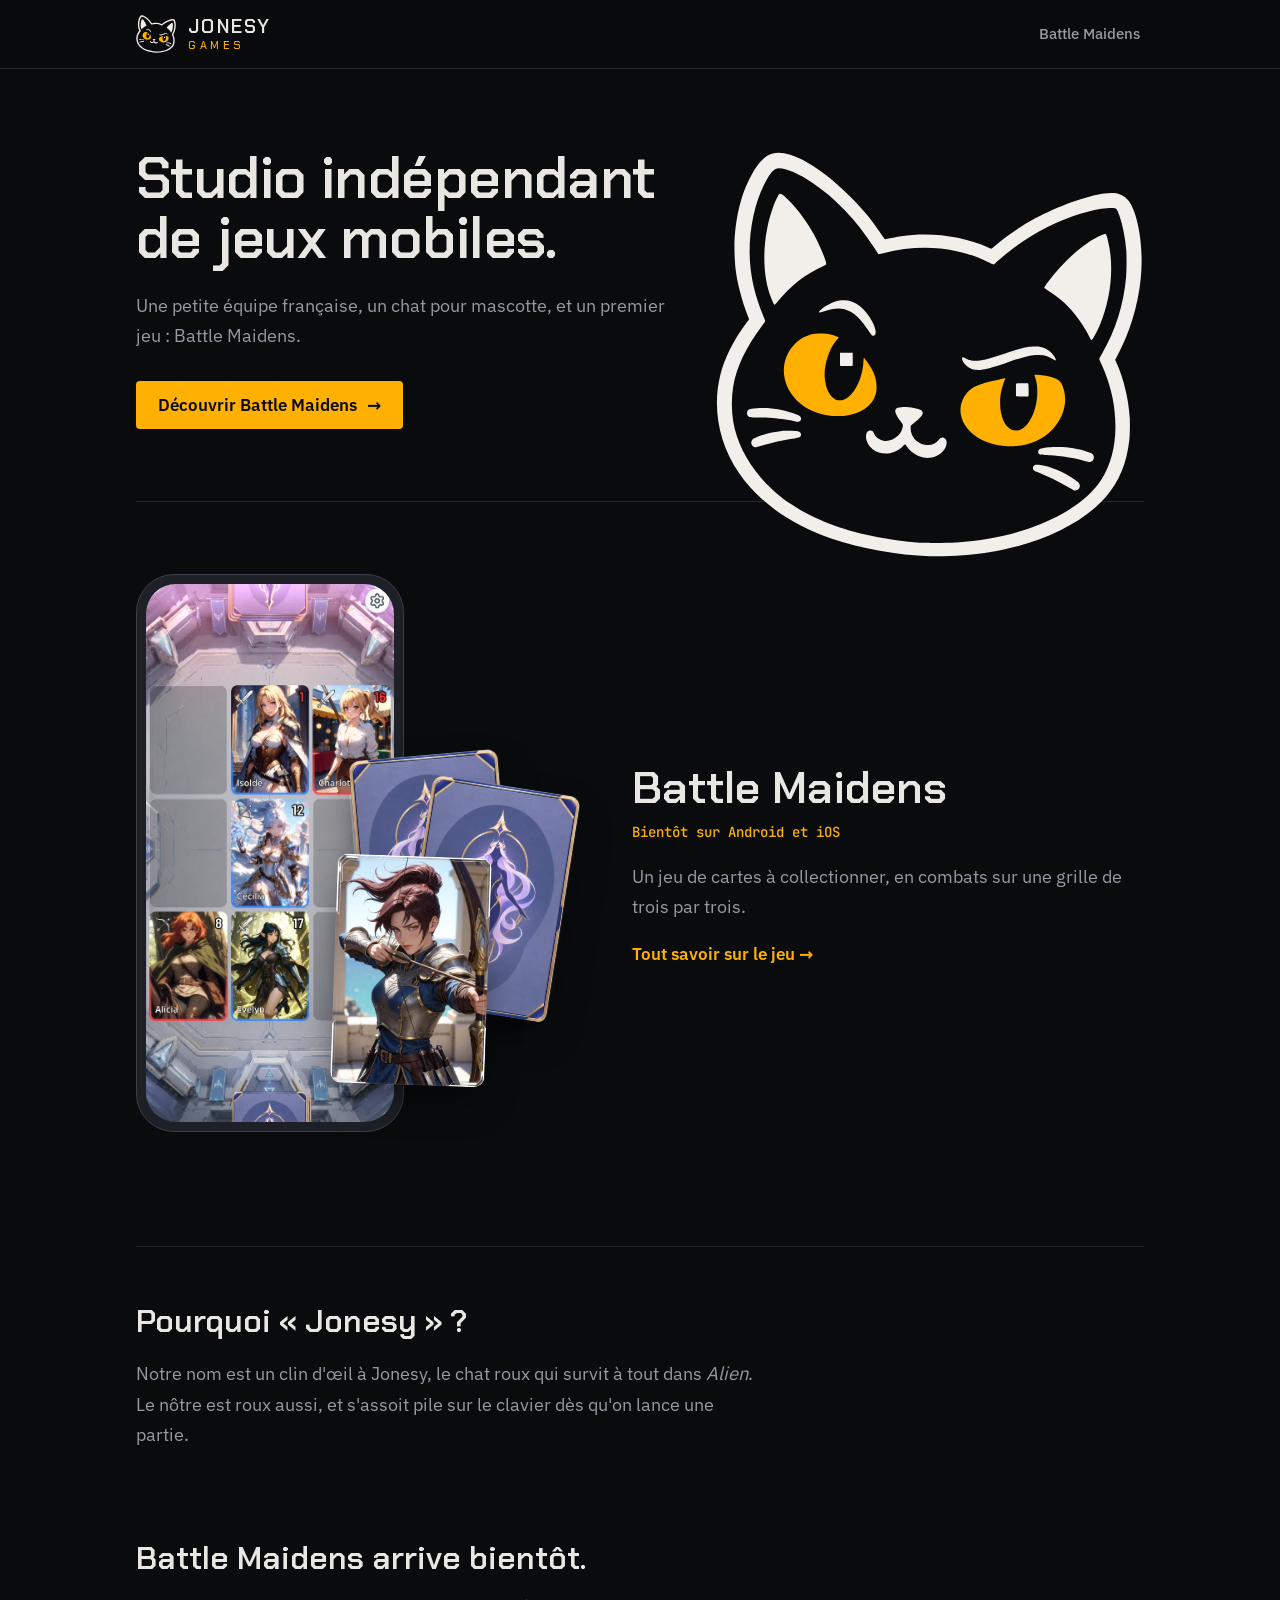
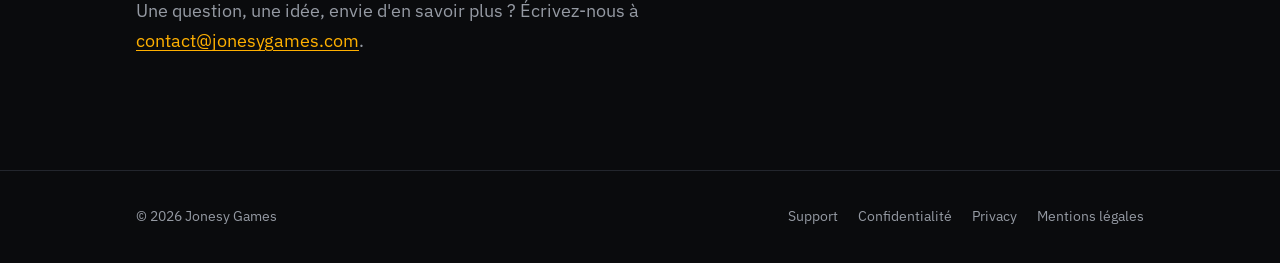
<file: index.html>
<!doctype html>
<html lang="fr">
<head>
  <meta charset="utf-8">
  <meta name="viewport" content="width=device-width, initial-scale=1">
  <title>Jonesy Games</title>
  <meta name="description" content="Jonesy Games, studio indépendant de jeux mobiles. Premier jeu : Battle Maidens, bientôt sur Android et iOS.">
  <meta name="theme-color" content="#0a0b0d">
  <link rel="icon" href="/favicon.ico" sizes="48x48">
  <link rel="apple-touch-icon" href="/apple-touch-icon.png">
  <meta property="og:title" content="Jonesy Games">
  <meta property="og:site_name" content="Jonesy Games">
  <meta property="og:type" content="website">
  <meta property="og:url" content="https://jonesygames.com/">
  <meta property="og:image" content="https://jonesygames.com/og-image.png">
  <meta property="og:locale" content="fr_FR">
  <link rel="icon" href="/favicon.svg" type="image/svg+xml">
  <link rel="stylesheet" href="/style.css">
</head>
<body>
  <header>
    <div class="wrap">
      <a class="brand" href="/" aria-label="Jonesy Games, accueil"><img src="/logo.svg" alt=""><span class="word">Jonesy<small>games</small></span></a>
      <nav>
        <a href="/battle-maidens/">Battle Maidens</a>
      </nav>
    </div>
  </header>

  <main class="wrap">
    <section class="hero">
      <div>
        <h1>Studio indépendant de jeux mobiles.</h1>
        <p class="lead">Une petite équipe française, un chat pour mascotte, et un premier jeu : Battle Maidens.</p>
        <a class="button" href="#battle-maidens">Découvrir Battle Maidens <span aria-hidden="true">→</span></a>
      </div>
      <svg class="hero-cat" xmlns="http://www.w3.org/2000/svg" viewBox="163 182 919 874" role="img" aria-label="Le chat, mascotte du studio">
        <path fill="#0A0B0D" d="M625.5 1047.7C579.6 1046.2 530.7 1039.7 481.2 1028.5C380.6 1005.7 304.2 965.7 247.6 906.2C214.0 871.0 188.1 823.9 178.2 779.9C164.7 719.8 170.9 667.8 198.2 611.8C207.8 592.1 219.8 572.6 233.6 554.3C241.4 544.0 241.3 544.5 237.5 535.0C224.3 501.7 214.4 463.8 211.0 433.8C208.7 412.6 208.0 383.1 209.4 367.0C212.3 335.0 216.6 312.0 224.6 285.6C232.2 260.3 246.7 230.9 259.7 214.2C264.5 208.2 274.1 199.2 278.9 196.4C292.1 188.6 303.8 187.9 324.0 194.0C368.6 207.5 435.3 259.6 486.3 320.8C496.2 332.7 513.5 356.3 522.2 369.8C525.3 374.5 525.8 375.0 528.5 375.0C529.7 375.0 531.5 374.8 532.5 374.5C539.9 372.3 567.2 367.7 580.5 366.3C635.9 360.6 697.4 370.3 747.9 392.7C755.6 396.2 756.9 396.0 762.2 391.4C786.1 370.2 818.6 347.8 851.2 330.0C908.9 298.6 988.0 272.9 1017.3 276.0C1027.5 277.1 1035.0 280.6 1042.6 287.9C1049.5 294.6 1054.7 304.1 1059.8 319.2C1072.5 357.5 1077.3 409.1 1072.5 455.0C1066.2 514.2 1049.4 569.6 1022.3 619.7C1016.9 629.9 1016.9 629.9 1021.0 638.9C1039.4 679.4 1050.3 732.9 1049.3 777.7C1048.1 834.7 1030.8 883.1 997.8 921.3C949.1 977.9 854.3 1022.8 748.8 1039.2C708.3 1045.5 660.5 1048.8 625.5 1047.7Z"/>
        <path fill="#F2EFEA" fill-rule="evenodd" d="M623.5 1049.7C555.4 1047.5 476.8 1033.5 414.8 1012.5C328.5 983.3 258.2 933.5 216.4 872.0C173.5 808.9 159.1 733.8 176.3 663.0C184.7 628.5 205.2 587.3 231.3 552.8C234.6 548.4 237.5 544.5 237.7 544.1C237.9 543.7 237.0 540.9 235.5 537.1C222.3 503.7 212.4 465.8 209.0 435.8C206.7 414.4 205.9 381.5 207.4 365.0C210.3 332.8 214.6 310.0 222.6 283.6C230.2 258.3 244.7 228.9 257.7 212.2C262.5 206.2 272.1 197.2 276.9 194.4C290.5 186.3 304.8 185.6 326.0 192.0C370.6 205.5 437.3 257.6 488.3 318.8C498.3 330.8 515.7 354.6 524.4 368.1C527.7 373.1 527.8 373.2 531.3 372.3C536.5 371.0 554.5 367.5 563.0 366.3C625.9 356.9 693.8 365.8 749.9 390.7C752.7 392.0 755.3 393.0 755.5 393.0C755.8 393.0 757.9 391.4 760.2 389.4C784.1 368.2 816.6 345.8 849.2 328.0C895.8 302.6 959.6 279.6 996.6 274.8C1020.4 271.7 1032.8 274.6 1044.6 285.9C1051.5 292.6 1056.7 302.1 1061.8 317.2C1074.6 355.9 1079.5 409.5 1074.5 457.0C1068.2 516.8 1051.4 571.4 1023.5 623.4L1019.9 630.0L1023.4 637.9C1038.5 671.9 1048.3 712.8 1051.0 753.4C1051.8 764.2 1051.4 790.6 1050.3 800.2C1044.7 850.7 1028.7 889.8 999.8 923.3C951.1 979.9 856.3 1024.8 750.8 1041.2C709.4 1047.6 661.0 1050.9 623.5 1049.7ZM681.8 1020.3C736.8 1016.4 791.4 1005.8 835.8 990.4C909.4 964.7 964.2 927.7 990.9 885.4C1019.3 840.5 1027.5 779.6 1014.4 712.0C1009.7 687.5 999.7 657.8 987.8 633.0C986.8 631.0 986.0 628.8 986.0 628.3C986.0 627.7 988.7 622.5 992.0 616.8C1021.1 566.2 1038.0 512.3 1043.3 453.4C1044.4 441.3 1044.6 406.5 1043.6 395.8C1041.0 367.1 1035.9 342.0 1028.7 321.5C1024.9 310.8 1023.3 307.9 1020.8 307.1C1013.1 304.4 989.0 306.9 965.4 312.8C917.3 324.8 868.5 346.8 824.2 376.2C816.7 381.2 815.3 382.2 803.0 391.3C790.9 400.3 767.7 419.7 762.8 424.9C762.0 425.8 760.8 426.5 760.2 426.5C759.6 426.5 755.8 424.8 751.7 422.8C727.8 410.9 703.8 402.5 679.2 397.5C629.1 387.3 577.2 389.0 524.5 402.5C520.3 403.6 516.1 404.5 515.4 404.5C513.8 404.5 514.3 405.3 503.8 388.8C467.3 331.8 422.8 285.1 373.0 251.7C338.9 228.8 306.8 216.8 294.4 222.4C290.0 224.3 283.7 231.7 277.4 242.1C249.9 287.6 235.2 358.6 240.0 422.8C242.7 459.5 251.6 495.5 267.5 534.5C269.5 539.3 271.4 544.3 271.9 545.6C272.8 548.4 273.7 546.8 263.4 560.4C231.5 602.6 211.0 646.3 204.2 686.2C200.1 711.0 200.0 737.0 204.0 761.2C211.0 803.6 231.4 845.0 263.7 882.5C274.9 895.5 289.9 910.0 302.8 920.3C313.2 928.6 316.2 930.8 324.0 936.1C352.5 955.5 381.5 970.0 419.6 984.0C473.4 1003.7 552.3 1018.7 614.5 1021.2C625.0 1021.6 671.9 1021.0 681.8 1020.3ZM930.0 908.1C928.5 907.3 922.4 903.9 916.5 900.5C898.4 890.1 872.5 877.6 852.1 869.5C846.8 867.4 845.3 866.1 844.5 863.2C843.5 858.9 845.7 855.0 849.8 854.2C850.7 854.0 853.8 854.2 856.6 854.5C880.6 857.2 913.1 871.0 935.9 888.0C942.0 892.5 943.2 893.9 944.1 897.2C946.3 905.4 937.6 912.1 930.0 908.1ZM954.8 846.2C928.8 839.5 914.8 837.1 883.5 834.2C881.8 834.0 875.8 833.7 870.3 833.5C859.2 833.2 857.7 832.8 856.3 830.0C854.3 826.2 855.9 821.9 859.9 820.3C862.2 819.4 871.0 817.8 878.8 816.9C885.7 816.1 909.0 816.1 915.8 816.9C924.2 818.0 937.9 820.4 944.2 822.0C950.8 823.6 966.2 828.6 969.0 830.0C976.9 834.0 975.9 845.7 967.6 848.0C964.9 848.7 964.1 848.6 954.8 846.2ZM614.0 839.5C599.4 837.9 583.8 828.3 575.0 815.5C573.4 813.1 571.7 810.9 571.5 810.7C571.2 810.6 569.0 812.3 566.5 814.6C547.4 832.8 520.9 835.5 501.9 821.0C491.6 813.2 485.6 799.2 488.2 789.0C489.6 783.6 492.4 781.0 497.0 781.0C501.3 781.0 503.4 782.9 505.5 788.8C507.8 794.9 516.7 801.5 524.9 803.0C538.3 805.6 556.4 796.1 562.8 783.2C564.6 779.6 566.5 772.9 566.5 770.3C566.5 769.0 565.3 767.0 561.5 761.6C550.0 745.4 547.7 738.3 552.5 734.3C554.4 732.7 556.5 732.1 563.1 731.5C575.4 730.2 598.4 733.7 605.4 738.0C609.1 740.3 609.9 744.1 607.5 748.2C605.7 751.5 595.8 761.1 588.9 766.4C585.9 768.8 583.5 771.0 583.3 771.6C583.2 772.2 583.0 774.6 583.0 776.8C583.0 793.3 595.5 808.0 612.6 811.5C625.3 814.2 636.0 810.5 643.3 801.1C647.2 796.2 650.4 795.0 654.5 797.1C662.9 801.4 661.4 815.2 651.4 826.2C642.5 836.0 628.2 841.0 614.0 839.5ZM248.8 816.3C242.0 813.8 240.4 805.0 245.9 799.8C247.5 798.3 257.3 793.9 264.5 791.4C276.9 787.2 295.1 783.2 307.8 782.0C315.0 781.3 331.7 781.4 338.1 782.1C344.5 782.7 346.5 783.7 347.9 786.6C349.2 789.2 349.3 790.4 348.3 792.6C346.8 796.1 346.0 796.4 335.1 798.0C311.4 801.4 289.4 806.1 273.8 811.0C263.6 814.2 253.4 817.0 252.2 817.0C251.4 817.0 249.9 816.6 248.8 816.3ZM334.8 761.2C320.2 758.1 297.5 755.0 281.6 754.0C277.3 753.7 266.4 753.5 257.5 753.5C239.1 753.4 238.1 753.3 235.3 749.9C232.2 746.0 233.2 739.0 237.3 736.5C239.4 735.1 244.7 734.2 254.1 733.5C282.8 731.4 314.8 736.6 341.0 747.7C348.1 750.7 350.6 754.5 348.3 759.0C346.3 762.8 343.9 763.2 334.8 761.2ZM808.3 708.2C808.1 708.0 808.0 701.8 808.0 694.5L808.0 681.1L809.9 680.8C812.5 680.4 833.6 680.4 834.3 680.9C835.0 681.3 835.5 706.8 834.8 707.9C834.4 708.6 809.0 708.8 808.3 708.2ZM721.7 651.5C715.2 650.6 709.4 648.2 704.2 644.4C696.0 638.3 690.0 626.5 694.2 624.8C694.6 624.7 697.5 625.8 700.6 627.2C708.9 631.2 713.2 632.2 721.8 632.2C733.9 632.1 747.2 628.9 781.8 617.5C821.6 604.4 832.4 601.8 848.5 601.8C859.2 601.8 862.7 602.5 870.8 606.2C878.9 610.1 888.0 618.7 891.8 626.3C894.7 632.1 893.5 632.9 887.5 629.1C877.3 622.5 869.6 620.1 857.5 619.7C842.0 619.1 827.5 622.5 791.0 635.3C753.3 648.5 733.5 653.2 721.7 651.5ZM432.6 642.8C432.2 642.3 432.0 638.2 432.1 628.7L432.2 615.2L445.8 615.2L459.2 615.2L459.4 628.7C459.5 638.2 459.3 642.3 458.9 642.8C458.5 643.4 455.8 643.5 445.8 643.5C435.7 643.5 433.0 643.4 432.6 642.8ZM968.1 587.4C967.8 587.0 966.9 585.3 966.1 583.5C961.5 573.3 949.9 554.0 941.5 542.8C922.2 516.7 902.1 498.2 875.4 481.7C871.0 478.9 868.5 477.1 868.5 476.5C868.5 475.5 870.3 472.6 876.0 464.7C899.5 432.4 931.5 400.6 959.5 381.7C975.5 370.9 994.7 361.1 998.9 361.6C1000.6 361.8 1001.7 364.4 1004.2 374.0C1018.1 428.0 1011.7 497.0 987.3 555.7C981.2 570.3 971.4 588.0 969.3 588.0C968.9 588.0 968.4 587.7 968.1 587.4ZM501.0 578.1C499.7 577.5 497.7 575.0 492.7 567.5C482.5 552.6 478.3 547.3 471.3 540.2C463.9 532.8 459.4 529.6 451.4 525.7C436.1 518.4 420.8 518.7 396.9 526.9C389.1 529.5 388.4 529.7 387.7 528.9C386.7 527.9 387.3 527.0 391.4 523.4C401.9 514.0 417.3 506.4 430.8 503.7C457.9 498.3 484.5 515.7 501.7 550.0C509.0 564.4 510.5 575.7 505.5 578.2C503.7 579.2 503.1 579.2 501.0 578.1ZM290.8 510.7C288.9 507.6 287.7 505.0 285.1 498.4C269.2 458.5 266.0 401.6 276.8 348.5C282.0 322.6 291.0 295.8 299.6 280.3C301.9 276.1 302.6 275.5 304.8 275.5C309.8 275.5 329.7 295.3 346.3 316.5C368.1 344.5 386.2 377.3 398.5 410.8C401.2 418.2 403.2 425.0 402.9 426.3C402.8 426.8 400.2 428.2 395.8 430.2C357.8 447.3 326.1 472.1 298.2 506.7C295.7 509.8 293.4 512.3 292.9 512.4C292.4 512.5 291.6 511.9 290.8 510.7Z"/>
        <path fill="#FFB000" fill-rule="evenodd" d="M783.2 814.5C748.9 810.9 719.6 796.7 703.9 776.2C695.9 765.6 692.3 757.7 690.2 746.2C687.5 731.3 692.3 714.1 702.5 701.9C715.0 686.9 727.9 681.5 776.9 671.0C782.0 669.9 784.7 669.5 785.0 669.8C785.4 670.2 784.9 671.6 783.8 674.0C780.3 681.6 776.4 696.4 774.9 707.0C773.8 715.1 774.1 732.6 775.4 739.5C778.8 757.0 783.3 766.9 791.3 774.5C797.1 780.0 800.2 781.2 807.5 781.2C813.1 781.2 813.3 781.2 817.2 779.4C825.4 775.5 830.4 770.8 836.6 761.5C847.5 745.1 853.6 722.4 853.6 699.0C853.6 685.3 852.4 677.7 848.7 667.1C846.8 661.9 846.9 661.9 853.6 662.2C878.9 663.7 899.2 670.5 904.3 679.3C906.5 683.1 909.8 691.6 910.9 696.3C917.8 725.4 907.6 757.3 884.0 781.0C865.6 799.6 837.4 812.0 807.8 814.5C800.8 815.1 789.0 815.1 783.2 814.5ZM415.3 750.0C386.2 747.6 358.7 735.5 340.0 717.0C305.0 682.2 302.7 630.9 334.7 597.6C346.9 584.9 360.8 577.5 377.8 574.7C383.8 573.7 398.0 573.5 403.5 574.5C414.0 576.2 428.7 580.7 429.3 582.3C429.5 582.7 427.9 584.8 425.9 587.0C409.3 605.2 397.3 642.0 399.5 668.1C401.4 692.0 409.7 708.6 422.5 714.7C426.7 716.7 433.6 717.1 438.3 715.8C460.8 709.3 480.4 672.3 482.3 632.6C482.5 629.0 482.8 626.0 483.0 626.0C484.0 626.0 493.9 639.6 497.8 646.3C506.7 661.7 510.1 673.3 510.2 687.8C510.3 698.4 508.9 704.6 504.7 713.1C491.9 738.7 456.5 753.3 415.3 750.0Z"/>
        <ellipse class="lid" cx="411" cy="662" rx="114" ry="101" fill="#0A0B0D"/>
        <ellipse class="lid" cx="805" cy="733" rx="131" ry="94" fill="#0A0B0D"/>
      </svg>
    </section>

    <section class="game" id="battle-maidens">
      <div class="showcase">
        <div class="phone"><img src="/img/battle-maidens-combat.webp" width="595" height="1288" alt="Écran de combat de Battle Maidens : des cartes de personnages placées sur une grille de trois par trois." loading="lazy"></div>
        <img class="card c1" src="/img/card-back.webp" width="392" height="584" alt="" loading="lazy">
        <img class="card c2" src="/img/card-back.webp" width="392" height="584" alt="" loading="lazy">
        <img class="card c3" src="/img/card-tessa.webp" width="392" height="584" alt="Carte de Tessa, archère en armure." loading="lazy">
      </div>
      <div>
        <h2>Battle Maidens</h2>
        <p class="status">Bientôt sur Android et iOS</p>
        <p class="lead">Un jeu de cartes à collectionner, en combats sur une grille de trois par trois.</p>
        <p><a class="more" href="/battle-maidens/">Tout savoir sur le jeu <span aria-hidden="true">→</span></a></p>
      </div>
    </section>

    <section class="about">
      <h2>Pourquoi « Jonesy » ?</h2>
      <p class="lead">Notre nom est un clin d'œil à Jonesy, le chat roux qui survit à tout dans <i>Alien</i>. Le nôtre est roux aussi, et s'assoit pile sur le clavier dès qu'on lance une partie.</p>
    </section>

    <section class="closing">
      <h2>Battle Maidens arrive bientôt.</h2>
      <p class="lead">Une question, une idée, envie d'en savoir plus ? Écrivez-nous à <a href="mailto:contact@jonesygames.com">contact@jonesygames.com</a>.</p>
    </section>
  </main>

  <footer>
    <div class="wrap">
      <span>© 2026 Jonesy Games</span>
      <nav aria-label="Liens utiles">
        <a href="/support/">Support</a>
        <a href="/privacy/">Confidentialité</a>
        <a href="/en/privacy/" lang="en">Privacy</a>
        <a href="/mentions-legales/">Mentions légales</a>
      </nav>
    </div>
  </footer>
</body>
</html>
</file>
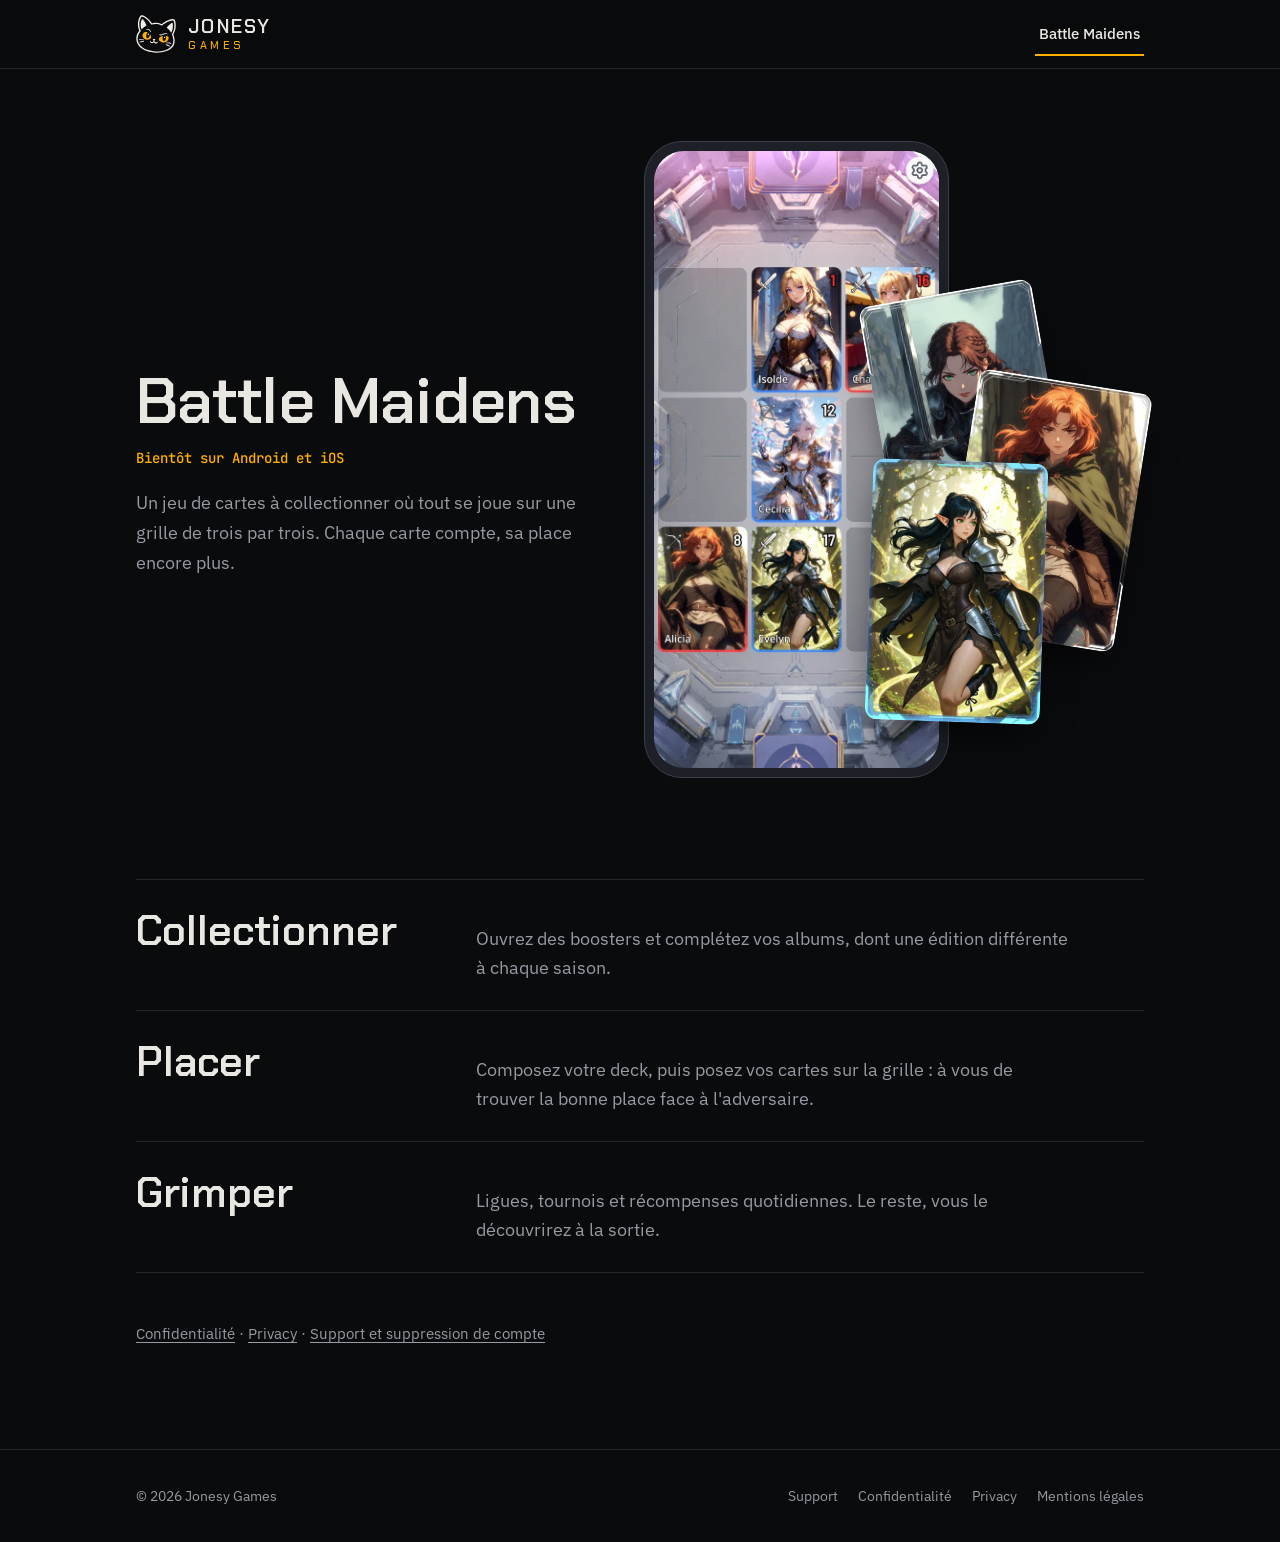
<file: battle-maidens/index.html>
<!doctype html>
<html lang="fr">
<head>
  <meta charset="utf-8">
  <meta name="viewport" content="width=device-width, initial-scale=1">
  <title>Battle Maidens</title>
  <meta name="description" content="Battle Maidens, jeu de cartes à collectionner par Jonesy Games.">
  <meta name="theme-color" content="#0a0b0d">
  <link rel="icon" href="/favicon.ico" sizes="48x48">
  <link rel="apple-touch-icon" href="/apple-touch-icon.png">
  <meta property="og:title" content="Battle Maidens">
  <meta property="og:site_name" content="Jonesy Games">
  <meta property="og:type" content="website">
  <meta property="og:url" content="https://jonesygames.com/battle-maidens/">
  <meta property="og:image" content="https://jonesygames.com/og-battle-maidens.png">
  <meta property="og:locale" content="fr_FR">
  <link rel="icon" href="/favicon.svg" type="image/svg+xml">
  <link rel="stylesheet" href="/style.css">
</head>
<body>
  <header>
    <div class="wrap">
      <a class="brand" href="/" aria-label="Jonesy Games, accueil"><img src="/logo.svg" alt=""><span class="word">Jonesy<small>games</small></span></a>
      <nav>
        <a href="/battle-maidens/" aria-current="page">Battle Maidens</a>
      </nav>
    </div>
  </header>

  <main class="wrap">
    <section class="game game-page">
      <div>
        <h1>Battle Maidens</h1>
        <p class="status">Bientôt sur Android et iOS</p>
        <p class="lead">Un jeu de cartes à collectionner où tout se joue sur une grille de trois par trois. Chaque carte compte, sa place encore plus.</p>
      </div>
      <div class="showcase large">
        <div class="phone"><img src="/img/battle-maidens-combat.webp" width="595" height="1288" alt="Écran de combat de Battle Maidens : des cartes de personnages placées sur une grille de trois par trois."></div>
        <img class="card c1" src="/img/card-enora.webp" width="392" height="584" alt="Carte d'Enora, guerrière en armure.">
        <img class="card c2" src="/img/card-alicia.webp" width="392" height="584" alt="Carte d'Alicia, archère en cape.">
        <img class="card c3" src="/img/card-evelyn.webp" width="392" height="584" alt="Carte d'Evelyn, guerrière elfe, rareté rare.">
      </div>
    </section>

    <section class="rows" aria-label="Le jeu en bref">
      <div class="row">
        <h2>Collectionner</h2>
        <p>Ouvrez des boosters et complétez vos albums, dont une édition différente à chaque saison.</p>
      </div>
      <div class="row">
        <h2>Placer</h2>
        <p>Composez votre deck, puis posez vos cartes sur la grille : à vous de trouver la bonne place face à l'adversaire.</p>
      </div>
      <div class="row">
        <h2>Grimper</h2>
        <p>Ligues, tournois et récompenses quotidiennes. Le reste, vous le découvrirez à la sortie.</p>
      </div>
    </section>

    <p class="legal-line"><a href="/privacy/">Confidentialité</a> · <a href="/en/privacy/" lang="en">Privacy</a> · <a href="/support/">Support et suppression de compte</a></p>
  </main>

  <footer>
    <div class="wrap">
      <span>© 2026 Jonesy Games</span>
      <nav aria-label="Liens utiles">
        <a href="/support/">Support</a>
        <a href="/privacy/">Confidentialité</a>
        <a href="/en/privacy/" lang="en">Privacy</a>
        <a href="/mentions-legales/">Mentions légales</a>
      </nav>
    </div>
  </footer>
</body>
</html>
</file>
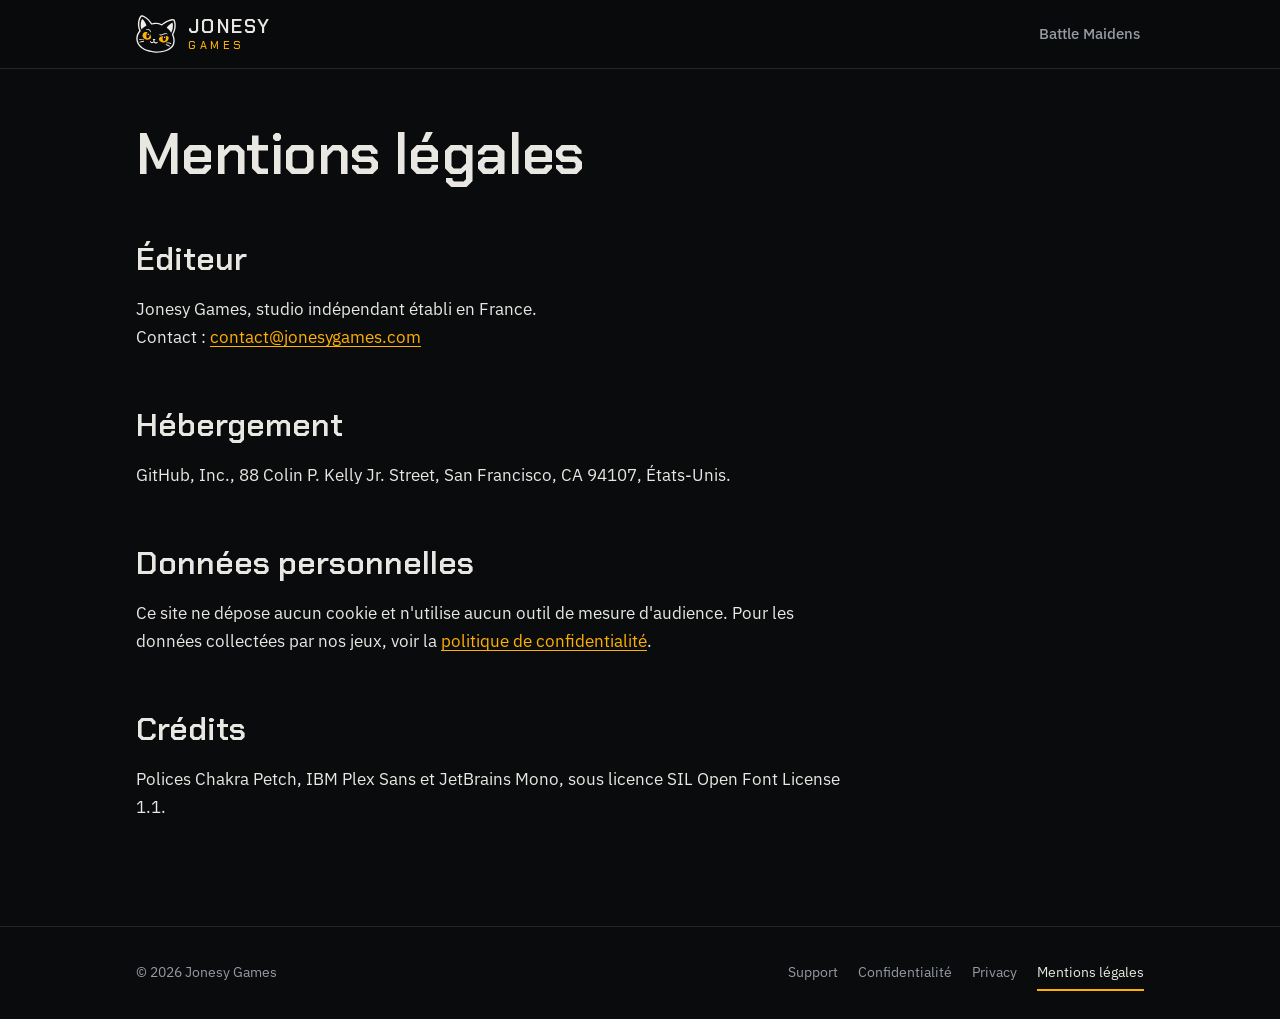
<file: mentions-legales/index.html>
<!doctype html>
<html lang="fr">
<head>
  <meta charset="utf-8">
  <meta name="viewport" content="width=device-width, initial-scale=1">
  <title>Mentions légales</title>
  <meta name="description" content="Mentions légales du site jonesygames.com.">
  <meta name="theme-color" content="#0a0b0d">
  <link rel="icon" href="/favicon.ico" sizes="48x48">
  <link rel="apple-touch-icon" href="/apple-touch-icon.png">
  <meta property="og:title" content="Mentions légales">
  <meta property="og:site_name" content="Jonesy Games">
  <meta property="og:type" content="website">
  <meta property="og:url" content="https://jonesygames.com/mentions-legales/">
  <meta property="og:image" content="https://jonesygames.com/og-image.png">
  <meta property="og:locale" content="fr_FR">
  <link rel="icon" href="/favicon.svg" type="image/svg+xml">
  <link rel="stylesheet" href="/style.css">
</head>
<body>
  <header>
    <div class="wrap">
      <a class="brand" href="/" aria-label="Jonesy Games, accueil"><img src="/logo.svg" alt=""><span class="word">Jonesy<small>games</small></span></a>
      <nav>
        <a href="/battle-maidens/">Battle Maidens</a>
      </nav>
    </div>
  </header>

  <main class="wrap">
    <h1>Mentions légales</h1>
    <h2>Éditeur</h2>
    <p>Jonesy Games, studio indépendant établi en France.<br>Contact : <a href="mailto:contact@jonesygames.com">contact@jonesygames.com</a></p>
    <h2>Hébergement</h2>
    <p>GitHub, Inc., 88 Colin P. Kelly Jr. Street, San Francisco, CA 94107, États-Unis.</p>
    <h2>Données personnelles</h2>
    <p>Ce site ne dépose aucun cookie et n'utilise aucun outil de mesure d'audience. Pour les données collectées par nos jeux, voir la <a href="/privacy/">politique de confidentialité</a>.</p>
    <h2>Crédits</h2>
    <p>Polices Chakra Petch, IBM Plex Sans et JetBrains Mono, sous licence SIL Open Font License 1.1.</p>
  </main>

  <footer>
    <div class="wrap">
      <span>© 2026 Jonesy Games</span>
      <nav aria-label="Liens utiles">
        <a href="/support/">Support</a>
        <a href="/privacy/">Confidentialité</a>
        <a href="/en/privacy/" lang="en">Privacy</a>
        <a href="/mentions-legales/" aria-current="page">Mentions légales</a>
      </nav>
    </div>
  </footer>
</body>
</html>
</file>
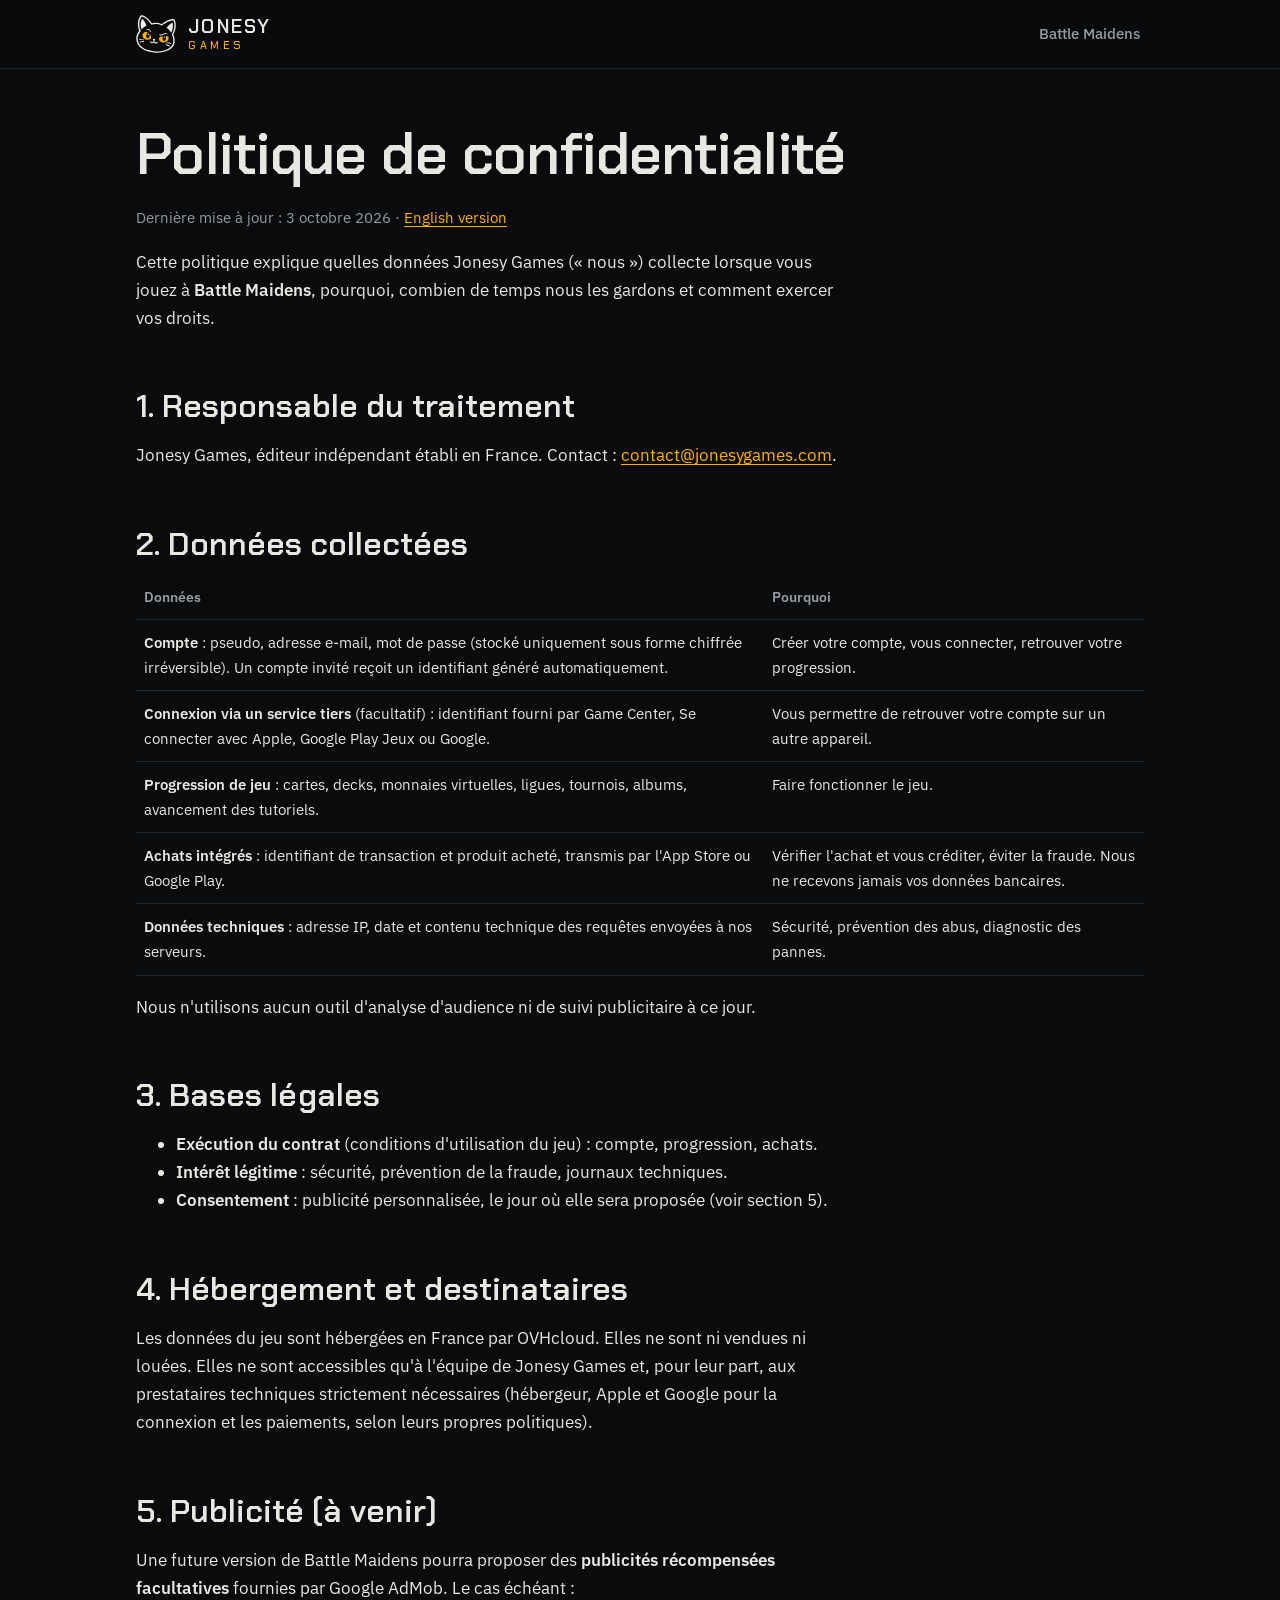
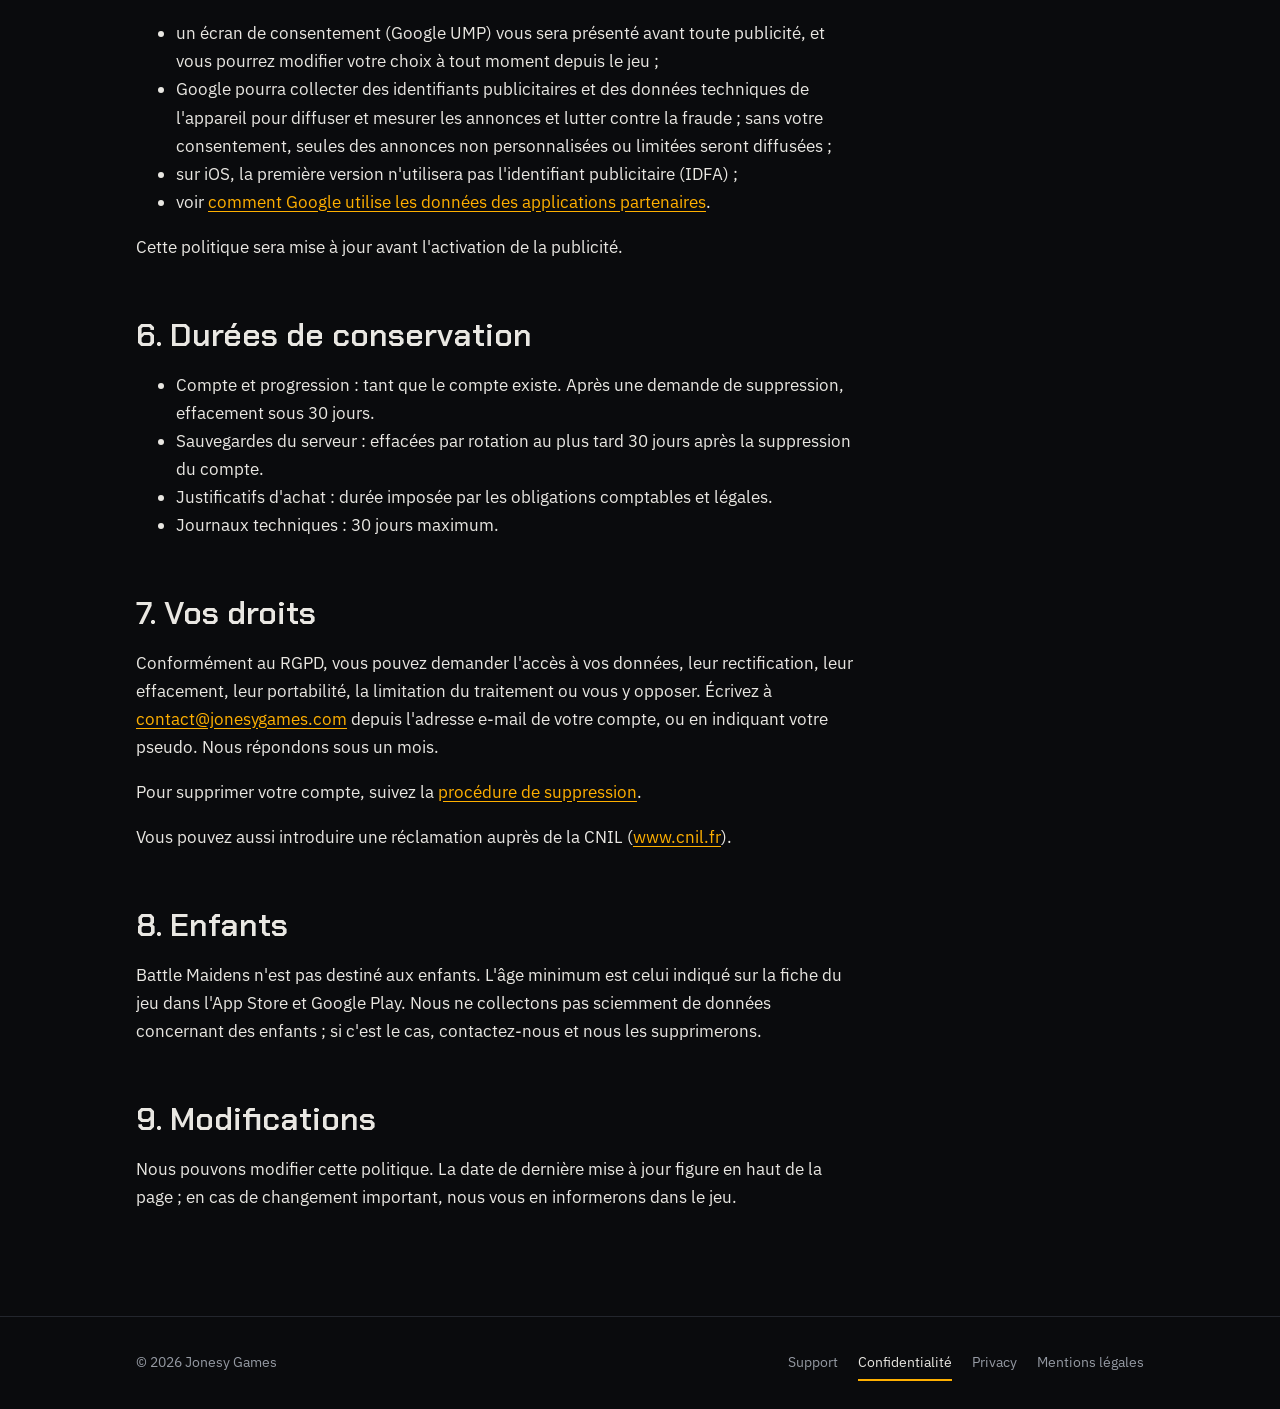
<file: privacy/index.html>
<!doctype html>
<html lang="fr">
<head>
  <meta charset="utf-8">
  <meta name="viewport" content="width=device-width, initial-scale=1">
  <title>Politique de confidentialité</title>
  <meta name="description" content="Politique de confidentialité de Jonesy Games et de Battle Maidens.">
  <meta name="theme-color" content="#0a0b0d">
  <link rel="icon" href="/favicon.ico" sizes="48x48">
  <link rel="apple-touch-icon" href="/apple-touch-icon.png">
  <meta property="og:title" content="Politique de confidentialité">
  <meta property="og:site_name" content="Jonesy Games">
  <meta property="og:type" content="website">
  <meta property="og:url" content="https://jonesygames.com/privacy/">
  <meta property="og:image" content="https://jonesygames.com/og-image.png">
  <meta property="og:locale" content="fr_FR">
  <link rel="icon" href="/favicon.svg" type="image/svg+xml">
  <link rel="alternate" hreflang="en" href="https://jonesygames.com/en/privacy/">
  <link rel="stylesheet" href="/style.css">
</head>
<body>
  <header>
    <div class="wrap">
      <a class="brand" href="/" aria-label="Jonesy Games, accueil"><img src="/logo.svg" alt=""><span class="word">Jonesy<small>games</small></span></a>
      <nav>
        <a href="/battle-maidens/">Battle Maidens</a>
      </nav>
    </div>
  </header>

  <main class="wrap">
    <h1>Politique de confidentialité</h1>
    <p class="muted">Dernière mise à jour : 3 octobre 2026 · <a href="/en/privacy/" lang="en">English version</a></p>

    <p>Cette politique explique quelles données Jonesy Games (« nous ») collecte lorsque vous jouez à <strong>Battle Maidens</strong>, pourquoi, combien de temps nous les gardons et comment exercer vos droits.</p>

    <h2>1. Responsable du traitement</h2>
    <p>Jonesy Games, éditeur indépendant établi en France. Contact : <a href="mailto:contact@jonesygames.com">contact@jonesygames.com</a>.</p>

    <h2>2. Données collectées</h2>
    <div class="table-scroll">
      <table>
        <thead><tr><th>Données</th><th>Pourquoi</th></tr></thead>
        <tbody>
          <tr><td><strong>Compte</strong> : pseudo, adresse e-mail, mot de passe (stocké uniquement sous forme chiffrée irréversible). Un compte invité reçoit un identifiant généré automatiquement.</td><td>Créer votre compte, vous connecter, retrouver votre progression.</td></tr>
          <tr><td><strong>Connexion via un service tiers</strong> (facultatif) : identifiant fourni par Game Center, Se connecter avec Apple, Google Play Jeux ou Google.</td><td>Vous permettre de retrouver votre compte sur un autre appareil.</td></tr>
          <tr><td><strong>Progression de jeu</strong> : cartes, decks, monnaies virtuelles, ligues, tournois, albums, avancement des tutoriels.</td><td>Faire fonctionner le jeu.</td></tr>
          <tr><td><strong>Achats intégrés</strong> : identifiant de transaction et produit acheté, transmis par l'App Store ou Google Play.</td><td>Vérifier l'achat et vous créditer, éviter la fraude. Nous ne recevons jamais vos données bancaires.</td></tr>
          <tr><td><strong>Données techniques</strong> : adresse IP, date et contenu technique des requêtes envoyées à nos serveurs.</td><td>Sécurité, prévention des abus, diagnostic des pannes.</td></tr>
        </tbody>
      </table>
    </div>
    <p>Nous n'utilisons aucun outil d'analyse d'audience ni de suivi publicitaire à ce jour.</p>

    <h2>3. Bases légales</h2>
    <ul>
      <li><strong>Exécution du contrat</strong> (conditions d'utilisation du jeu) : compte, progression, achats.</li>
      <li><strong>Intérêt légitime</strong> : sécurité, prévention de la fraude, journaux techniques.</li>
      <li><strong>Consentement</strong> : publicité personnalisée, le jour où elle sera proposée (voir section 5).</li>
    </ul>

    <h2>4. Hébergement et destinataires</h2>
    <p>Les données du jeu sont hébergées en France par OVHcloud. Elles ne sont ni vendues ni louées. Elles ne sont accessibles qu'à l'équipe de Jonesy Games et, pour leur part, aux prestataires techniques strictement nécessaires (hébergeur, Apple et Google pour la connexion et les paiements, selon leurs propres politiques).</p>

    <h2>5. Publicité (à venir)</h2>
    <p>Une future version de Battle Maidens pourra proposer des <strong>publicités récompensées facultatives</strong> fournies par Google AdMob. Le cas échéant :</p>
    <ul>
      <li>un écran de consentement (Google UMP) vous sera présenté avant toute publicité, et vous pourrez modifier votre choix à tout moment depuis le jeu ;</li>
      <li>Google pourra collecter des identifiants publicitaires et des données techniques de l'appareil pour diffuser et mesurer les annonces et lutter contre la fraude ; sans votre consentement, seules des annonces non personnalisées ou limitées seront diffusées ;</li>
      <li>sur iOS, la première version n'utilisera pas l'identifiant publicitaire (IDFA) ;</li>
      <li>voir <a href="https://policies.google.com/technologies/partner-sites?hl=fr">comment Google utilise les données des applications partenaires</a>.</li>
    </ul>
    <p>Cette politique sera mise à jour avant l'activation de la publicité.</p>

    <h2>6. Durées de conservation</h2>
    <ul>
      <li>Compte et progression : tant que le compte existe. Après une demande de suppression, effacement sous 30 jours.</li>
      <li>Sauvegardes du serveur : effacées par rotation au plus tard 30 jours après la suppression du compte.</li>
      <li>Justificatifs d'achat : durée imposée par les obligations comptables et légales.</li>
      <li>Journaux techniques : 30 jours maximum.</li>
    </ul>

    <h2>7. Vos droits</h2>
    <p>Conformément au RGPD, vous pouvez demander l'accès à vos données, leur rectification, leur effacement, leur portabilité, la limitation du traitement ou vous y opposer. Écrivez à <a href="mailto:contact@jonesygames.com">contact@jonesygames.com</a> depuis l'adresse e-mail de votre compte, ou en indiquant votre pseudo. Nous répondons sous un mois.</p>
    <p>Pour supprimer votre compte, suivez la <a href="/support/#suppression">procédure de suppression</a>.</p>
    <p>Vous pouvez aussi introduire une réclamation auprès de la CNIL (<a href="https://www.cnil.fr">www.cnil.fr</a>).</p>

    <h2>8. Enfants</h2>
    <p>Battle Maidens n'est pas destiné aux enfants. L'âge minimum est celui indiqué sur la fiche du jeu dans l'App Store et Google Play. Nous ne collectons pas sciemment de données concernant des enfants ; si c'est le cas, contactez-nous et nous les supprimerons.</p>

    <h2>9. Modifications</h2>
    <p>Nous pouvons modifier cette politique. La date de dernière mise à jour figure en haut de la page ; en cas de changement important, nous vous en informerons dans le jeu.</p>
  </main>

  <footer>
    <div class="wrap">
      <span>© 2026 Jonesy Games</span>
      <nav aria-label="Liens utiles">
        <a href="/support/">Support</a>
        <a href="/privacy/" aria-current="page">Confidentialité</a>
        <a href="/en/privacy/" lang="en">Privacy</a>
        <a href="/mentions-legales/">Mentions légales</a>
      </nav>
    </div>
  </footer>
</body>
</html>
</file>
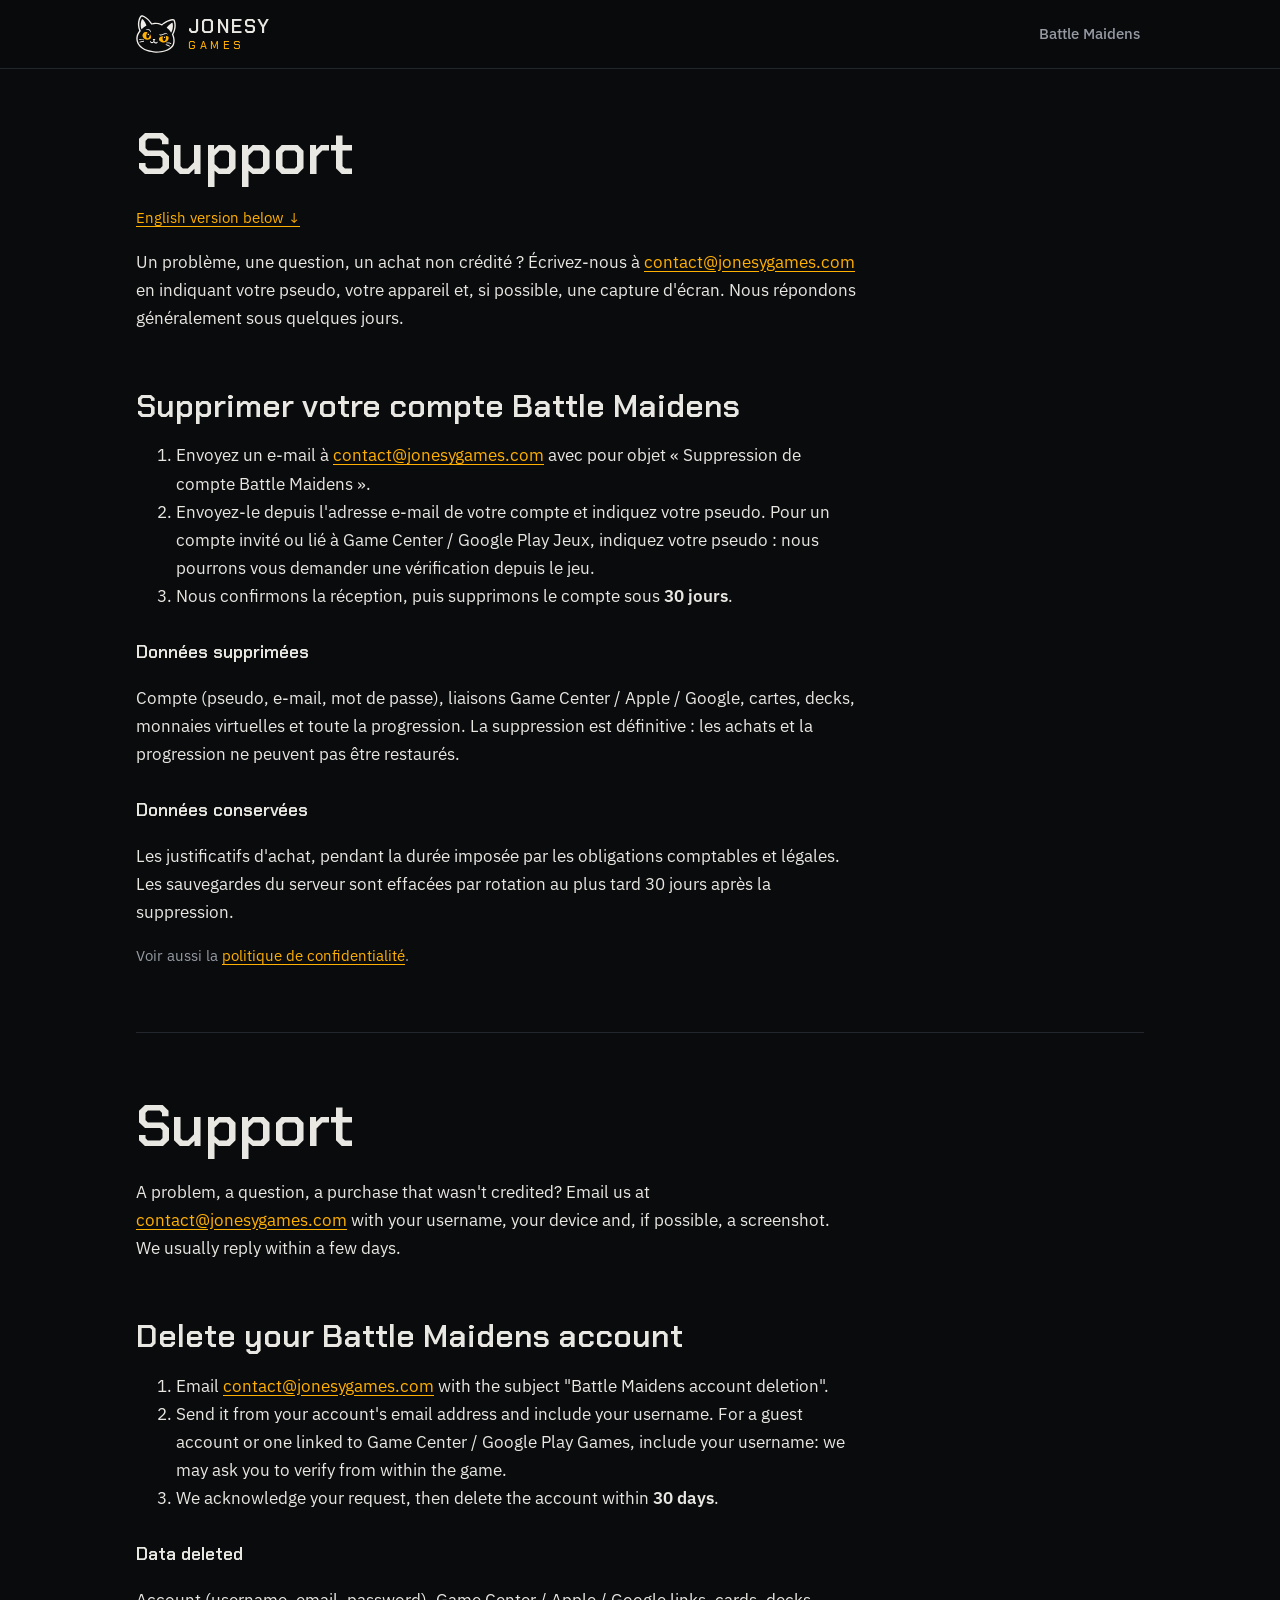
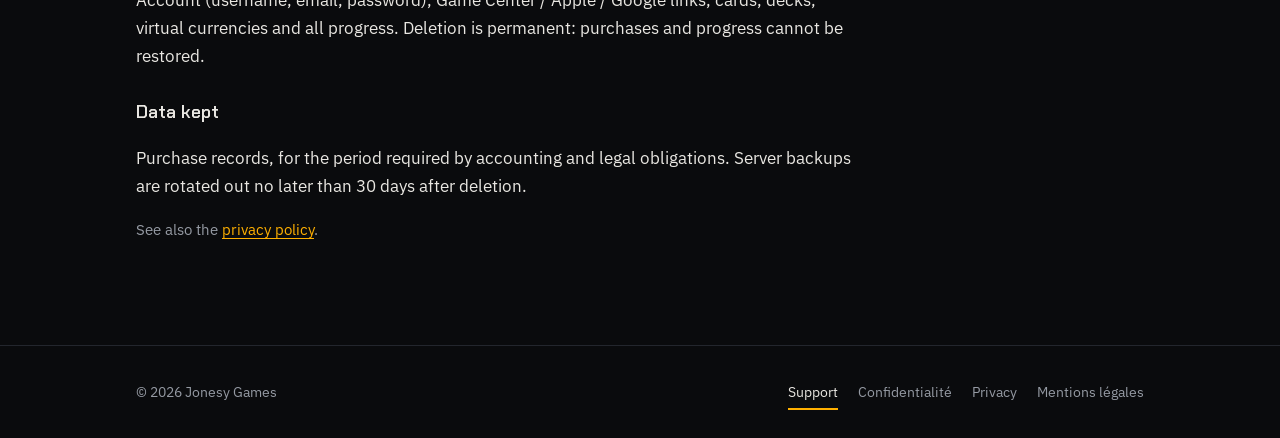
<file: support/index.html>
<!doctype html>
<html lang="fr">
<head>
  <meta charset="utf-8">
  <meta name="viewport" content="width=device-width, initial-scale=1">
  <title>Support</title>
  <meta name="description" content="Support Battle Maidens et suppression de compte.">
  <meta name="theme-color" content="#0a0b0d">
  <link rel="icon" href="/favicon.ico" sizes="48x48">
  <link rel="apple-touch-icon" href="/apple-touch-icon.png">
  <meta property="og:title" content="Support">
  <meta property="og:site_name" content="Jonesy Games">
  <meta property="og:type" content="website">
  <meta property="og:url" content="https://jonesygames.com/support/">
  <meta property="og:image" content="https://jonesygames.com/og-image.png">
  <meta property="og:locale" content="fr_FR">
  <link rel="icon" href="/favicon.svg" type="image/svg+xml">
  <link rel="stylesheet" href="/style.css">
</head>
<body>
  <header>
    <div class="wrap">
      <a class="brand" href="/" aria-label="Jonesy Games, accueil"><img src="/logo.svg" alt=""><span class="word">Jonesy<small>games</small></span></a>
      <nav>
        <a href="/battle-maidens/">Battle Maidens</a>
      </nav>
    </div>
  </header>

  <main class="wrap">
    <h1>Support</h1>
    <p class="muted" lang="en"><a href="#en">English version below ↓</a></p>
    <p>Un problème, une question, un achat non crédité ? Écrivez-nous à <a href="mailto:contact@jonesygames.com">contact@jonesygames.com</a> en indiquant votre pseudo, votre appareil et, si possible, une capture d'écran. Nous répondons généralement sous quelques jours.</p>

    <h2 id="suppression">Supprimer votre compte Battle Maidens</h2>
    <ol>
      <li>Envoyez un e-mail à <a href="mailto:contact@jonesygames.com?subject=Suppression%20de%20compte%20Battle%20Maidens">contact@jonesygames.com</a> avec pour objet « Suppression de compte Battle Maidens ».</li>
      <li>Envoyez-le depuis l'adresse e-mail de votre compte et indiquez votre pseudo. Pour un compte invité ou lié à Game Center / Google Play Jeux, indiquez votre pseudo : nous pourrons vous demander une vérification depuis le jeu.</li>
      <li>Nous confirmons la réception, puis supprimons le compte sous <strong>30 jours</strong>.</li>
    </ol>
    <h3>Données supprimées</h3>
    <p>Compte (pseudo, e-mail, mot de passe), liaisons Game Center / Apple / Google, cartes, decks, monnaies virtuelles et toute la progression. La suppression est définitive : les achats et la progression ne peuvent pas être restaurés.</p>
    <h3>Données conservées</h3>
    <p>Les justificatifs d'achat, pendant la durée imposée par les obligations comptables et légales. Les sauvegardes du serveur sont effacées par rotation au plus tard 30 jours après la suppression.</p>
    <p class="muted">Voir aussi la <a href="/privacy/">politique de confidentialité</a>.</p>

    <hr>

    <section id="en" lang="en">
      <h1>Support</h1>
      <p>A problem, a question, a purchase that wasn't credited? Email us at <a href="mailto:contact@jonesygames.com">contact@jonesygames.com</a> with your username, your device and, if possible, a screenshot. We usually reply within a few days.</p>

      <h2 id="deletion">Delete your Battle Maidens account</h2>
      <ol>
        <li>Email <a href="mailto:contact@jonesygames.com?subject=Battle%20Maidens%20account%20deletion">contact@jonesygames.com</a> with the subject "Battle Maidens account deletion".</li>
        <li>Send it from your account's email address and include your username. For a guest account or one linked to Game Center / Google Play Games, include your username: we may ask you to verify from within the game.</li>
        <li>We acknowledge your request, then delete the account within <strong>30 days</strong>.</li>
      </ol>
      <h3>Data deleted</h3>
      <p>Account (username, email, password), Game Center / Apple / Google links, cards, decks, virtual currencies and all progress. Deletion is permanent: purchases and progress cannot be restored.</p>
      <h3>Data kept</h3>
      <p>Purchase records, for the period required by accounting and legal obligations. Server backups are rotated out no later than 30 days after deletion.</p>
      <p class="muted">See also the <a href="/en/privacy/">privacy policy</a>.</p>
    </section>
  </main>

  <footer>
    <div class="wrap">
      <span>© 2026 Jonesy Games</span>
      <nav aria-label="Liens utiles">
        <a href="/support/" aria-current="page">Support</a>
        <a href="/privacy/">Confidentialité</a>
        <a href="/en/privacy/" lang="en">Privacy</a>
        <a href="/mentions-legales/">Mentions légales</a>
      </nav>
    </div>
  </footer>
</body>
</html>
</file>
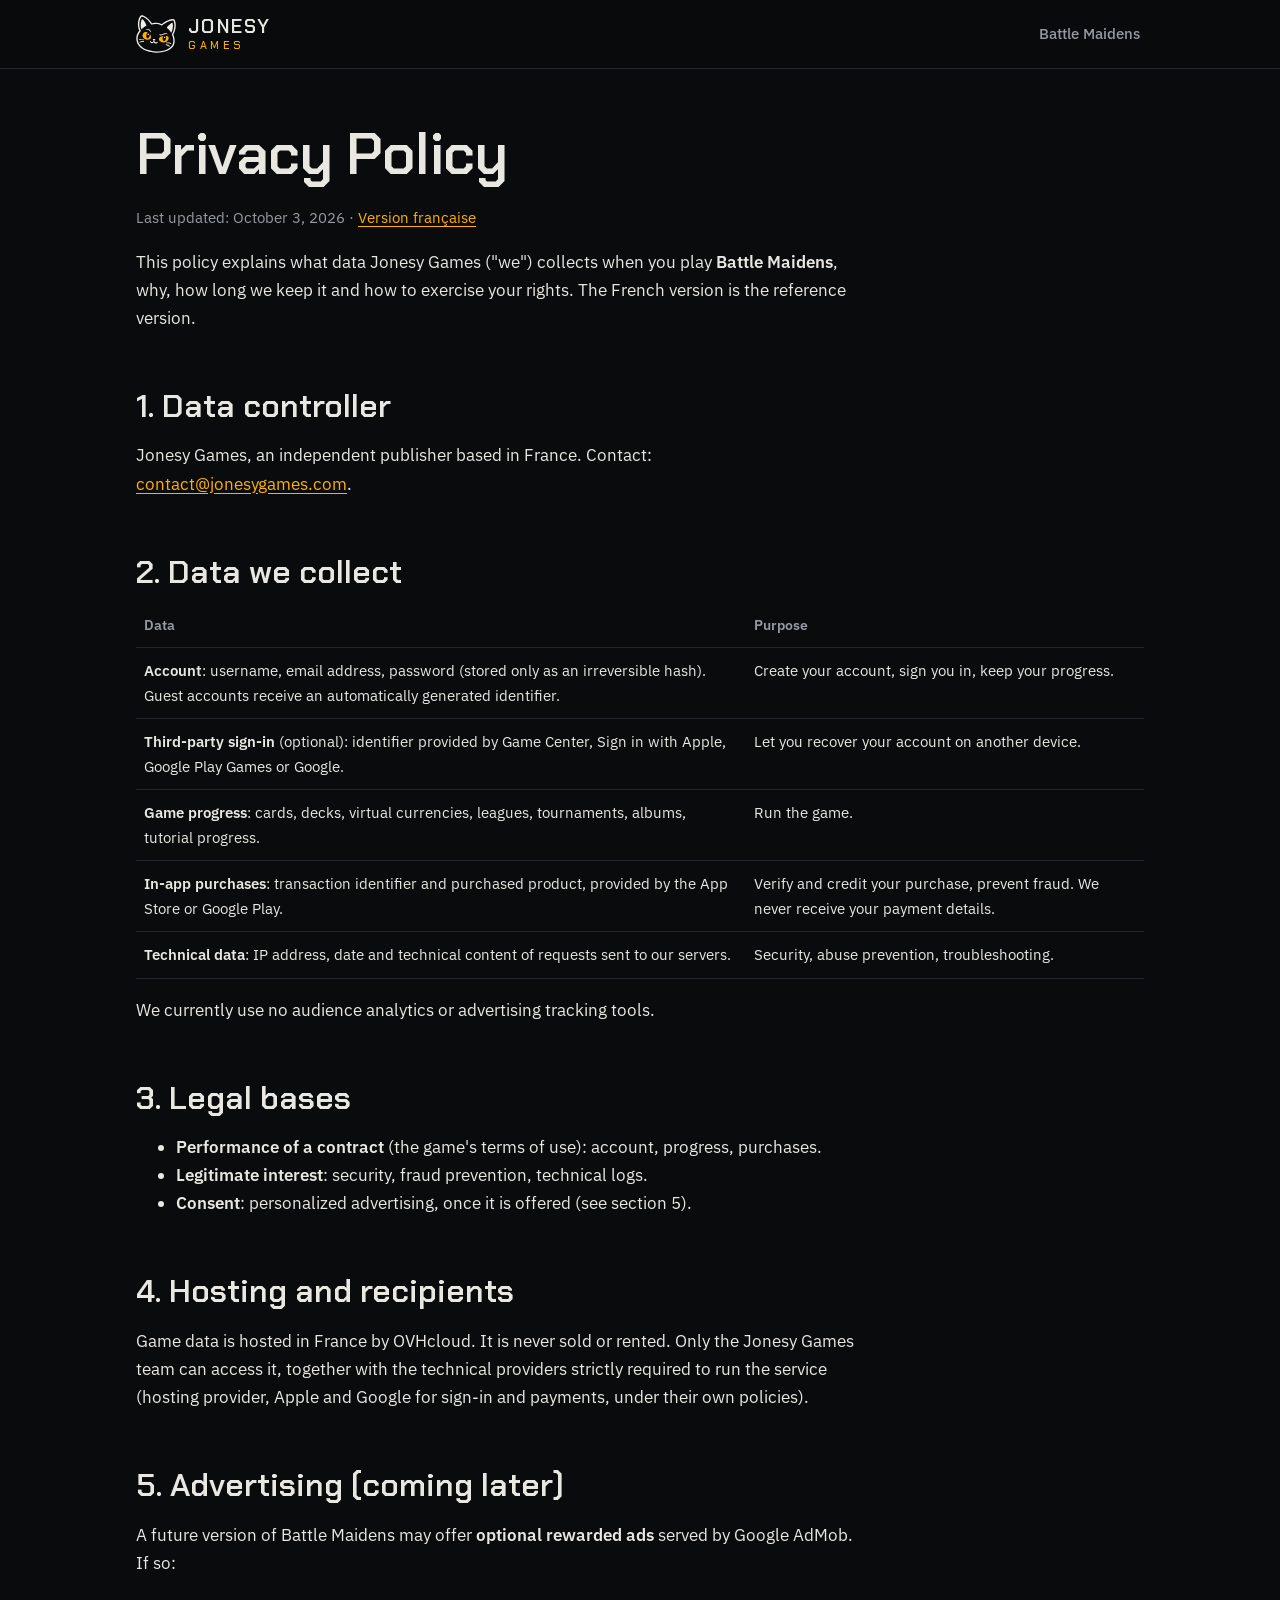
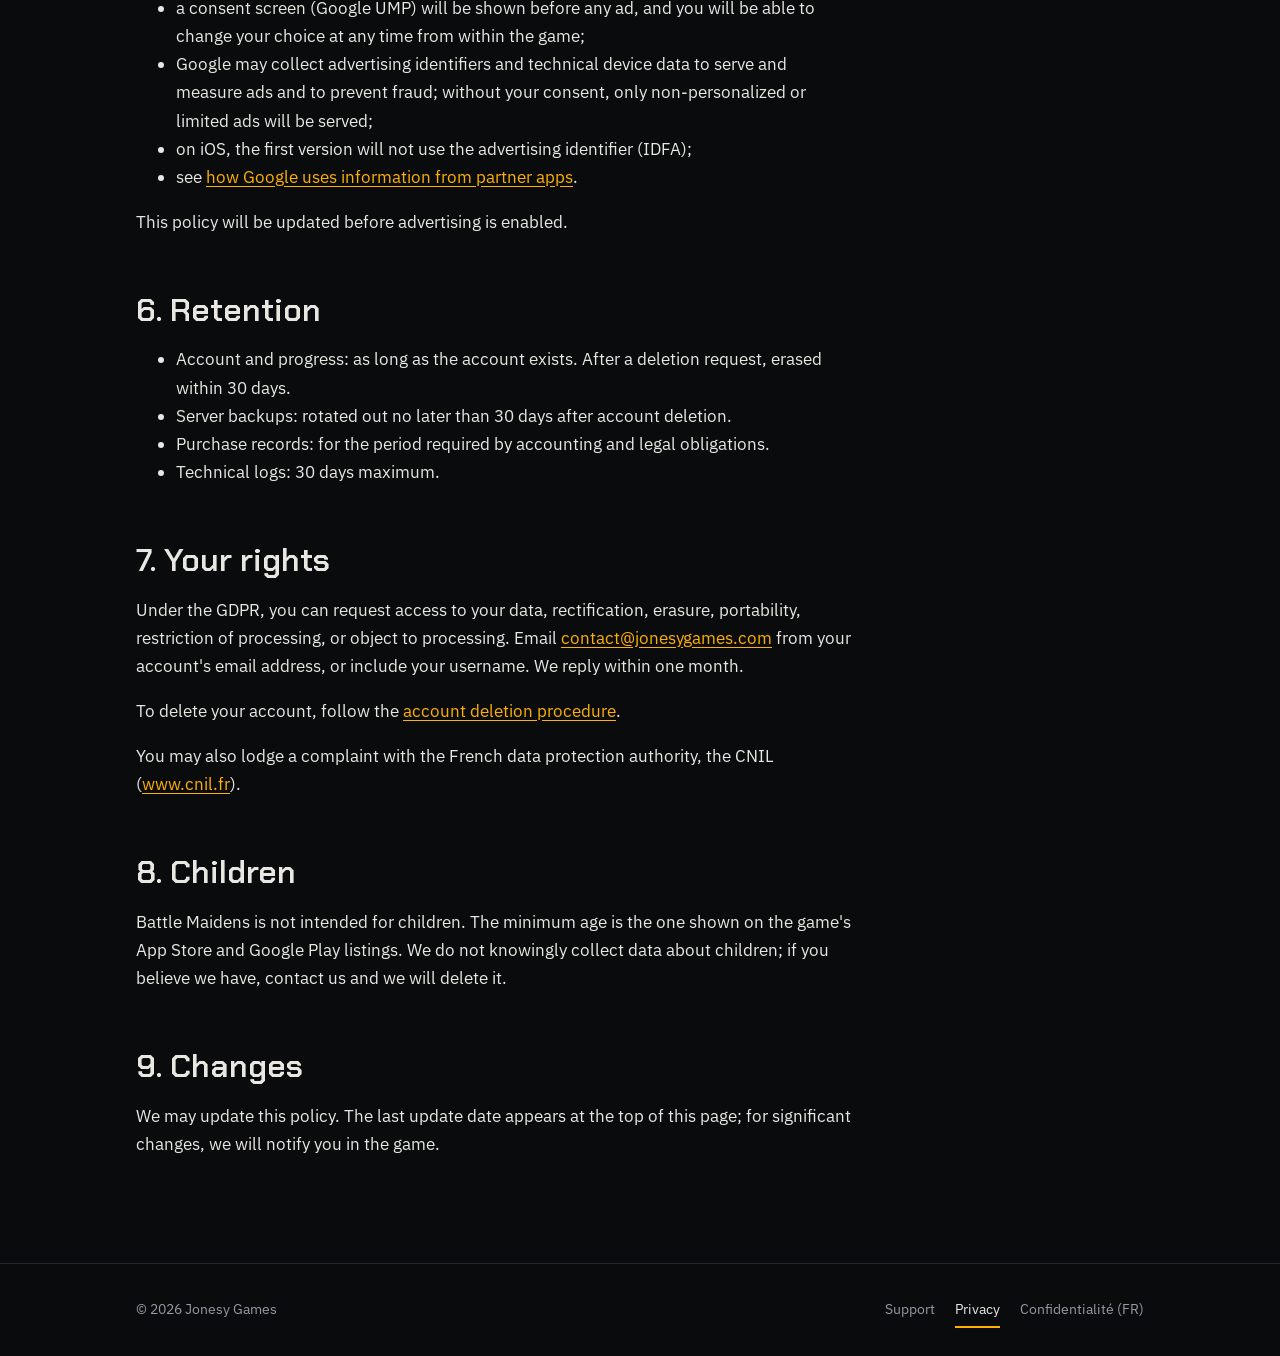
<file: en/privacy/index.html>
<!doctype html>
<html lang="en">
<head>
  <meta charset="utf-8">
  <meta name="viewport" content="width=device-width, initial-scale=1">
  <title>Privacy Policy</title>
  <meta name="description" content="Privacy policy for Jonesy Games and Battle Maidens.">
  <meta name="theme-color" content="#0a0b0d">
  <link rel="icon" href="/favicon.ico" sizes="48x48">
  <link rel="apple-touch-icon" href="/apple-touch-icon.png">
  <meta property="og:title" content="Privacy Policy">
  <meta property="og:site_name" content="Jonesy Games">
  <meta property="og:type" content="website">
  <meta property="og:url" content="https://jonesygames.com/en/privacy/">
  <meta property="og:image" content="https://jonesygames.com/og-image.png">
  <meta property="og:locale" content="en_US">
  <link rel="icon" href="/favicon.svg" type="image/svg+xml">
  <link rel="alternate" hreflang="fr" href="https://jonesygames.com/privacy/">
  <link rel="stylesheet" href="/style.css">
</head>
<body>
  <header>
    <div class="wrap">
      <a class="brand" href="/" aria-label="Jonesy Games, home"><img src="/logo.svg" alt=""><span class="word">Jonesy<small>games</small></span></a>
      <nav>
        <a href="/battle-maidens/">Battle Maidens</a>
      </nav>
    </div>
  </header>

  <main class="wrap">
    <h1>Privacy Policy</h1>
    <p class="muted">Last updated: October 3, 2026 · <a href="/privacy/" lang="fr">Version française</a></p>

    <p>This policy explains what data Jonesy Games ("we") collects when you play <strong>Battle Maidens</strong>, why, how long we keep it and how to exercise your rights. The French version is the reference version.</p>

    <h2>1. Data controller</h2>
    <p>Jonesy Games, an independent publisher based in France. Contact: <a href="mailto:contact@jonesygames.com">contact@jonesygames.com</a>.</p>

    <h2>2. Data we collect</h2>
    <div class="table-scroll">
      <table>
        <thead><tr><th>Data</th><th>Purpose</th></tr></thead>
        <tbody>
          <tr><td><strong>Account</strong>: username, email address, password (stored only as an irreversible hash). Guest accounts receive an automatically generated identifier.</td><td>Create your account, sign you in, keep your progress.</td></tr>
          <tr><td><strong>Third-party sign-in</strong> (optional): identifier provided by Game Center, Sign in with Apple, Google Play Games or Google.</td><td>Let you recover your account on another device.</td></tr>
          <tr><td><strong>Game progress</strong>: cards, decks, virtual currencies, leagues, tournaments, albums, tutorial progress.</td><td>Run the game.</td></tr>
          <tr><td><strong>In-app purchases</strong>: transaction identifier and purchased product, provided by the App Store or Google Play.</td><td>Verify and credit your purchase, prevent fraud. We never receive your payment details.</td></tr>
          <tr><td><strong>Technical data</strong>: IP address, date and technical content of requests sent to our servers.</td><td>Security, abuse prevention, troubleshooting.</td></tr>
        </tbody>
      </table>
    </div>
    <p>We currently use no audience analytics or advertising tracking tools.</p>

    <h2>3. Legal bases</h2>
    <ul>
      <li><strong>Performance of a contract</strong> (the game's terms of use): account, progress, purchases.</li>
      <li><strong>Legitimate interest</strong>: security, fraud prevention, technical logs.</li>
      <li><strong>Consent</strong>: personalized advertising, once it is offered (see section 5).</li>
    </ul>

    <h2>4. Hosting and recipients</h2>
    <p>Game data is hosted in France by OVHcloud. It is never sold or rented. Only the Jonesy Games team can access it, together with the technical providers strictly required to run the service (hosting provider, Apple and Google for sign-in and payments, under their own policies).</p>

    <h2>5. Advertising (coming later)</h2>
    <p>A future version of Battle Maidens may offer <strong>optional rewarded ads</strong> served by Google AdMob. If so:</p>
    <ul>
      <li>a consent screen (Google UMP) will be shown before any ad, and you will be able to change your choice at any time from within the game;</li>
      <li>Google may collect advertising identifiers and technical device data to serve and measure ads and to prevent fraud; without your consent, only non-personalized or limited ads will be served;</li>
      <li>on iOS, the first version will not use the advertising identifier (IDFA);</li>
      <li>see <a href="https://policies.google.com/technologies/partner-sites">how Google uses information from partner apps</a>.</li>
    </ul>
    <p>This policy will be updated before advertising is enabled.</p>

    <h2>6. Retention</h2>
    <ul>
      <li>Account and progress: as long as the account exists. After a deletion request, erased within 30 days.</li>
      <li>Server backups: rotated out no later than 30 days after account deletion.</li>
      <li>Purchase records: for the period required by accounting and legal obligations.</li>
      <li>Technical logs: 30 days maximum.</li>
    </ul>

    <h2>7. Your rights</h2>
    <p>Under the GDPR, you can request access to your data, rectification, erasure, portability, restriction of processing, or object to processing. Email <a href="mailto:contact@jonesygames.com">contact@jonesygames.com</a> from your account's email address, or include your username. We reply within one month.</p>
    <p>To delete your account, follow the <a href="/support/#deletion">account deletion procedure</a>.</p>
    <p>You may also lodge a complaint with the French data protection authority, the CNIL (<a href="https://www.cnil.fr/en">www.cnil.fr</a>).</p>

    <h2>8. Children</h2>
    <p>Battle Maidens is not intended for children. The minimum age is the one shown on the game's App Store and Google Play listings. We do not knowingly collect data about children; if you believe we have, contact us and we will delete it.</p>

    <h2>9. Changes</h2>
    <p>We may update this policy. The last update date appears at the top of this page; for significant changes, we will notify you in the game.</p>
  </main>

  <footer>
    <div class="wrap">
      <span>© 2026 Jonesy Games</span>
      <nav aria-label="Useful links">
        <a href="/support/#en">Support</a>
        <a href="/en/privacy/" aria-current="page">Privacy</a>
        <a href="/privacy/" lang="fr">Confidentialité (FR)</a>
      </nav>
    </div>
  </footer>
</body>
</html>
</file>
<file: style.css>
@font-face {
  font-family: "Chakra Petch";
  src: url(/fonts/chakra-petch-500-latin.woff2) format("woff2");
  font-weight: 500;
  font-display: swap;
}

@font-face {
  font-family: "Chakra Petch";
  src: url(/fonts/chakra-petch-600-latin.woff2) format("woff2");
  font-weight: 600;
  font-display: swap;
}

@font-face {
  font-family: "IBM Plex Sans";
  src: url(/fonts/ibm-plex-sans-latin.woff2) format("woff2");
  font-weight: 400 600;
  font-display: swap;
}

@font-face {
  font-family: "JetBrains Mono";
  src: url(/fonts/jetbrains-mono-latin.woff2) format("woff2");
  font-weight: 400 500;
  font-display: swap;
}

:root {
  --bg: #0a0b0d;
  --panel: #111317;
  --line: #23262d;
  --text: #e9e7e2;
  --muted: #959aa3;
  --amber: #ffb000;
  --display: "Chakra Petch", system-ui, sans-serif;
  --mono: "JetBrains Mono", ui-monospace, Consolas, monospace;
  color-scheme: dark;
}

* { box-sizing: border-box; }

body {
  margin: 0;
  background: var(--bg);
  color: var(--text);
  font: 17px/1.65 "IBM Plex Sans", system-ui, sans-serif;
  -webkit-font-smoothing: antialiased;
}

::selection { background: var(--amber); color: var(--bg); }

a { color: var(--amber); text-underline-offset: 3px; }

:focus-visible {
  outline: 2px solid var(--amber);
  outline-offset: 3px;
  border-radius: 2px;
}

.wrap {
  max-width: 1040px;
  margin: 0 auto;
  padding: 0 16px;
}

/* En-tête */

header { border-bottom: 1px solid var(--line); }

header .wrap {
  display: flex;
  align-items: center;
  justify-content: space-between;
  gap: 16px;
  min-height: 68px;
}

@media (min-width: 720px) {
  header {
    position: sticky;
    top: 0;
    z-index: 10;
    background: rgb(10 11 13 / 0.88);
    backdrop-filter: blur(10px);
  }
}

.brand {
  display: flex;
  align-items: center;
  gap: 12px;
  color: var(--text);
  text-decoration: none;
}

.brand img { width: 40px; height: auto; display: block; }

.word {
  font-family: var(--display);
  font-weight: 600;
  font-size: 19px;
  letter-spacing: 0.12em;
  text-transform: uppercase;
  line-height: 1;
}

.word small {
  display: block;
  margin-top: 4px;
  font-size: 11px;
  font-weight: 500;
  letter-spacing: 0.32em;
  color: var(--amber);
}

nav { display: flex; gap: 8px; }

nav a {
  display: inline-flex;
  align-items: center;
  min-height: 44px;
  padding: 0 4px;
  font-size: 15px;
  font-weight: 500;
  color: var(--muted);
  text-decoration: none;
}

nav a:hover, nav a[aria-current] { color: var(--text); }
nav a[aria-current] { border-bottom: 2px solid var(--amber); padding-top: 2px; }

/* Contenu */

main.wrap { padding-top: 56px; padding-bottom: 88px; }

h1, h2, h3 { font-family: var(--display); font-weight: 600; }

h1 {
  font-size: clamp(2.1rem, 5.4vw, 3.6rem);
  line-height: 1.05;
  letter-spacing: -0.01em;
  margin: 0 0 20px;
}

h2 {
  font-size: clamp(1.5rem, 3vw, 2rem);
  line-height: 1.15;
  margin: 56px 0 14px;
}

h3 { font-size: 1.1rem; margin: 28px 0 6px; }

.lead { font-size: 1.15rem; color: var(--muted); max-width: 34em; }
.muted { color: var(--muted); font-size: 0.95rem; }

.status {
  margin: -6px 0 18px;
  font: 500 14px/1.4 var(--mono);
  color: var(--amber);
}

.more { font-weight: 600; text-decoration: none; }
.more span { display: inline-block; transition: transform 0.15s ease; }
.more:hover span { transform: translateX(3px); }

.button {
  display: inline-flex;
  align-items: center;
  gap: 10px;
  min-height: 48px;
  padding: 0 22px;
  margin-top: 12px;
  background: var(--amber);
  color: var(--bg);
  font-weight: 600;
  text-decoration: none;
  border-radius: 4px;
  transition: transform 0.15s ease;
}

.button:hover { transform: translateY(-1px); }
.button span { transition: transform 0.15s ease; }
.button:hover span { transform: translateX(3px); }

/* Accueil */

.hero {
  display: grid;
  grid-template-columns: 1.25fr 1fr;
  align-items: center;
  gap: 40px;
  padding: 24px 0 72px;
}

.hero-cat { width: 100%; max-width: 440px; height: auto; justify-self: end; overflow: visible; position: relative; z-index: 1; margin-bottom: -132px; }

/* Le chat cligne des yeux de temps en temps */
.lid { transform-box: fill-box; transform-origin: 50% 0; transform: scaleY(0); animation: blink 6s infinite 2s; }
@keyframes blink {
  0%, 94%, 100% { transform: scaleY(0); }
  96% { transform: scaleY(1); }
}
@media (prefers-reduced-motion: reduce) { .lid { animation: none; } }

.game {
  display: grid;
  grid-template-columns: minmax(0, 440px) 1fr;
  align-items: center;
  gap: 56px;
  padding: 72px 0;
  border-top: 1px solid var(--line);
  border-bottom: 1px solid var(--line);
}

.game h2 { margin: 0 0 14px; font-size: clamp(2rem, 4vw, 2.8rem); }

.phone {
  width: 270px;
  padding: 9px;
  background: #1d2026;
  border: 1px solid #3a3f49;
  border-radius: 38px;
}

.phone img { display: block; width: 100%; height: auto; border-radius: 30px; }

.features { list-style: none; padding: 0; margin: 24px 0 0; display: grid; gap: 14px; }
.features li { padding-left: 22px; position: relative; }
.features li::before { content: ""; position: absolute; left: 0; top: 0.62em; width: 10px; height: 2px; background: var(--amber); }
.features strong { font-weight: 600; }

.about { max-width: 640px; }

/* Vitrine du jeu : le téléphone et un éventail de cartes qui déborde sur son coin */
.showcase { position: relative; width: 100%; aspect-ratio: 440 / 600; }
.showcase .phone { position: absolute; left: 0; top: 0; width: 61%; }
.showcase .card {
  position: absolute;
  width: 35%;
  height: auto;
  border-radius: 7% / 4.7%;
  box-shadow: 0 18px 40px -12px rgb(0 0 0 / 0.7);
  transition: transform 0.35s cubic-bezier(.2,.8,.2,1);
}
.showcase .c1 { left: 50%; top: 30%; transform: rotate(-5deg); }
.showcase .c2 { left: 63%; top: 35%; transform: rotate(9deg); }
.showcase .c3 { left: 45%; top: 47%; transform: rotate(2deg); }
@media (min-width: 761px) { .showcase.large .c1 { left: 47%; top: 22%; transform: rotate(-10deg); } }
.showcase:hover .c1 { transform: translate(-6%, -4%) rotate(-10deg); }
.showcase:hover .c2 { transform: translate(8%, -2%) rotate(15deg); }
.showcase:hover .c3 { transform: translateY(-3%) rotate(0deg); }
@media (prefers-reduced-motion: reduce) { .showcase .card { transition: none; } }


.rows { border-top: 1px solid var(--line); }
.row {
  display: grid;
  grid-template-columns: minmax(0, 300px) 1fr;
  align-items: baseline;
  gap: 8px 40px;
  padding: 28px 0;
  border-bottom: 1px solid var(--line);
}
.row h2 { margin: 0; font-size: clamp(1.8rem, 3.6vw, 2.6rem); }
.row p { margin: 0; max-width: 34em; color: var(--muted); font-size: 1.1rem; }

.closing { padding: 72px 0 8px; }
.closing h2 { margin-top: 0; }

.legal-line { margin-top: 48px; color: var(--muted); font-size: 0.95rem; }
.legal-line a { color: var(--muted); }

@media (max-width: 760px) {
  main.wrap { padding-top: 32px; }
  .showcase, .showcase.large { justify-self: center; width: min(360px, 92vw); }
  .row { grid-template-columns: 1fr; }
  .hero { grid-template-columns: 1fr; gap: 16px; padding-bottom: 48px; }
  .hero-cat { max-width: 200px; grid-row: 1; justify-self: start; margin-bottom: 0; }
  .game { grid-template-columns: 1fr; gap: 32px; padding: 48px 0; }
  .game > .phone { width: min(260px, 72vw); justify-self: center; }
}

/* Pages de texte */

.notice {
  padding: 14px 18px;
  border-left: 2px solid var(--amber);
  background: var(--panel);
  font-size: 0.95rem;
}

table { width: 100%; border-collapse: collapse; font-size: 0.95rem; }

th, td {
  text-align: left;
  vertical-align: top;
  padding: 10px 8px;
  border-bottom: 1px solid var(--line);
}

th { font-size: 0.85rem; font-weight: 600; color: var(--muted); }

.table-scroll { overflow-x: auto; }

hr { border: 0; border-top: 1px solid var(--line); margin: 64px 0; }

/* Longueur de ligne confortable pour les pages de texte */
main > p, main > ul, main > ol, main section > p, main section > ol { max-width: 720px; }

/* Pied de page */

footer {
  border-top: 1px solid var(--line);
  padding: 28px 0;
  color: var(--muted);
  font-size: 14px;
}

footer .wrap { display: flex; flex-wrap: wrap; align-items: center; justify-content: space-between; gap: 8px 24px; }
footer nav { flex-wrap: wrap; gap: 0 20px; }
footer nav a { min-height: 36px; font-size: 14px; font-weight: 400; padding: 0; }
footer a { color: var(--muted); }
footer a:hover { color: var(--text); }

.game-page { border: 0; padding: 16px 0 56px; grid-template-columns: 1fr minmax(0, 500px); }
.game-page h1 { font-size: clamp(2.4rem, 6vw, 4rem); }
@media (max-width: 760px) { .game-page { grid-template-columns: 1fr; } }

/* L'ancre du bouton ne doit pas finir sous l'en-tête collant */
#battle-maidens { scroll-margin-top: 72px; }
@media (prefers-reduced-motion: no-preference) { html { scroll-behavior: smooth; } }

/* Page 404 */
.lost { display: grid; grid-template-columns: minmax(0, 260px) 1fr; align-items: center; gap: 48px; min-height: 60vh; }
.lost-cat { width: 100%; height: auto; }
@media (max-width: 760px) { .lost { grid-template-columns: 1fr; gap: 24px; min-height: 0; } .lost-cat { max-width: 160px; } }
</file>
